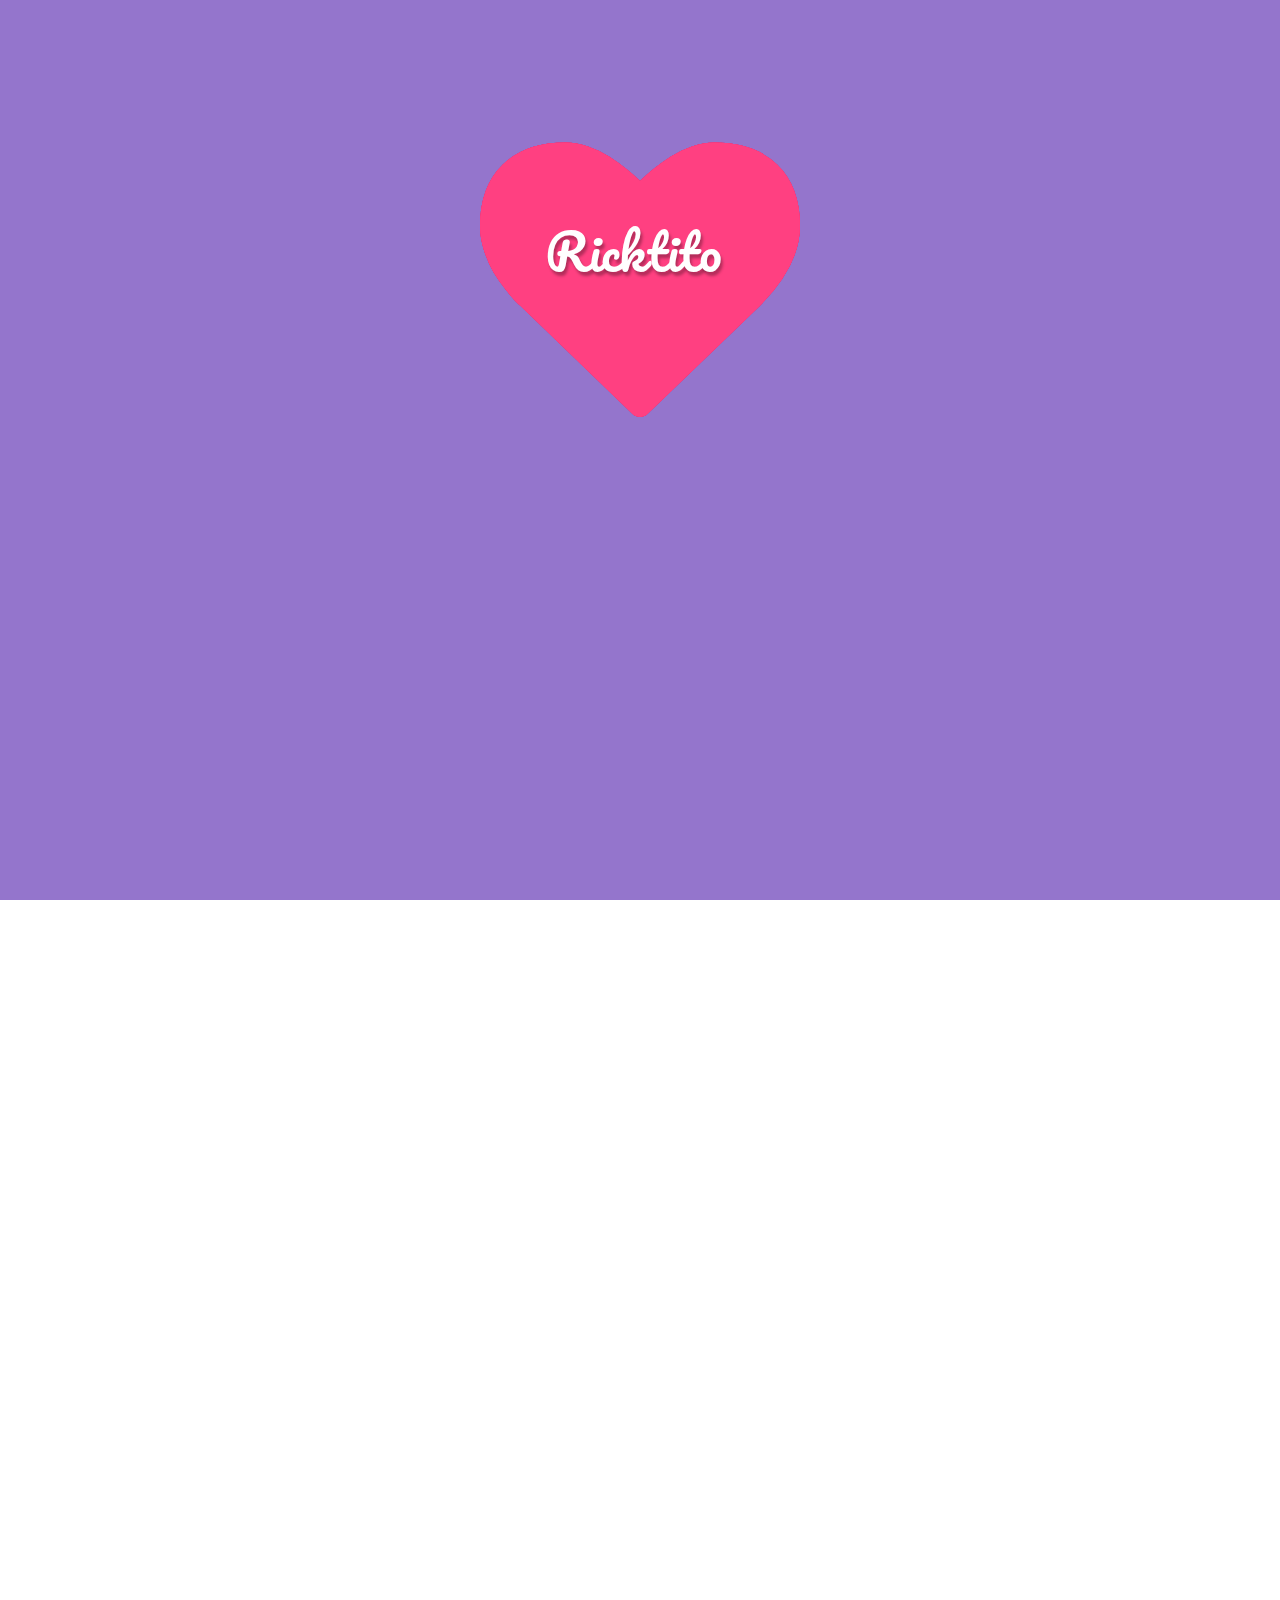
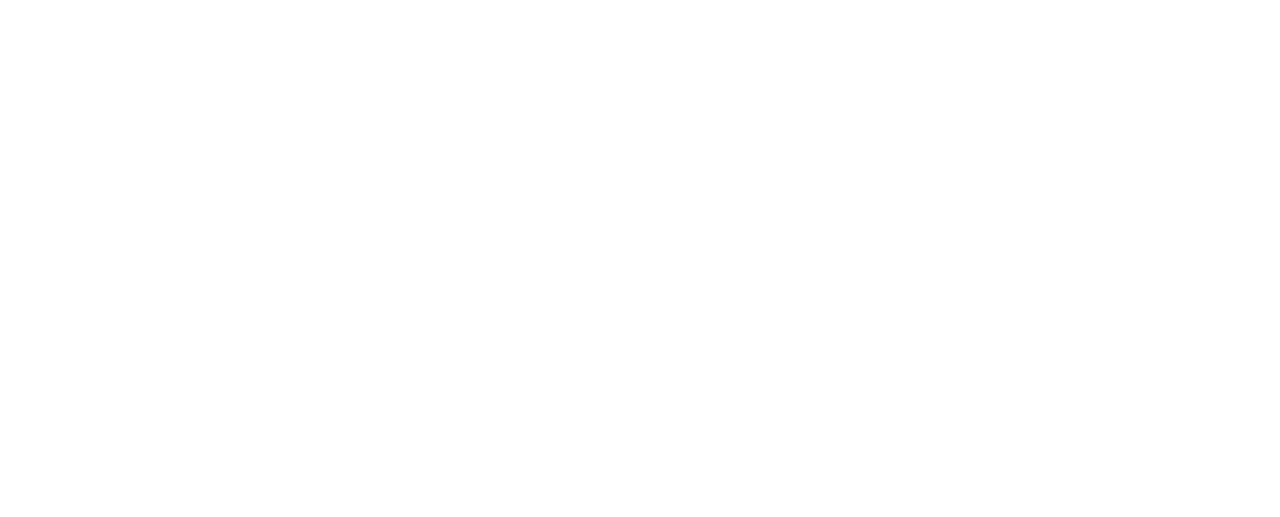
<file: rick/index.html>
<!DOCTYPE html>
<html lang="en">
<head>
  <meta charset="UTF-8">
  <meta name="viewport" content="width=device-width, initial-scale=1.0">
  <title>De: Gus Para: Rick</title>
  <link rel="stylesheet" href="https://cdnjs.cloudflare.com/ajax/libs/font-awesome/4.7.0/css/font-awesome.min.css">
  <link href="https://fonts.googleapis.com/css?family=Pacifico" rel="stylesheet">
  <style>
    body {
      background: url(https://subtlepatterns.com/patterns/noise_lines.png);
      font-family: "Pacifico", cursive;
      overflow: hidden;
      color: #fff;
    }
    .bgoverlay {
      background: rgba(103, 58, 183, 0.7);
      position: absolute;
      top: 0;
      left: 0;
      right: 0;
      bottom: 0;
    }
    .container {
      position: relative;
      margin: 120px auto 0 auto;
      width: 320px;
    }
    .ico {
      display: block;
      width: 320px;
      height: 320px;
    }
    .open .ico {
      animation: open 4s;
      transform: scale(10);
    }
    .ico .title {
      position: absolute;
      top: 50%;
      left: 50%;
      margin-left: -95px;
      margin-top: -73px;
      z-index: 4;
      font-size: 50px;
      font-family: "Pacifico", cursive;
      color: #fff;
      cursor: pointer;
      text-shadow: 2px 4px 3px rgba(0, 0, 0, 0.3);
    }
    .open .ico .title {
      opacity: 0;
      transition: all 0.3s ease;
      top: -100px;
    }
    .ico:before,
    .ico:after,
    .ico2:before,
    .ico2:after {
      position: absolute;
      top: 0;
      left: 0;
    }
    .ico:before,
    .ico:after,
    .ico2:before,
    .ico2:after {
      display: block;
      font-size: 20em;
      color: #ff4081;
      content: "\f004";
      font-family: FontAwesome;
      text-rendering: auto;
      -webkit-font-smoothing: antialiased;
      -moz-osx-font-smoothing: grayscale;
    }
    .ico2:before,
    .ico2:after {
      color: #e91e63;
    }
    .ico:before {
      z-index: 3;
    }
    .ico:after {
      animation: explode 4s infinite;
    }
    .ico2:before {
      animation: explodeSmall 3s infinite;
    }
    .ico2:after {
      animation: explodeSmall 2s infinite;
    }
    .endtext {
      opacity: 0;
      position: absolute;
      top: -100px;
      width: 100%;
    }
    .open .endtext {
      top: 0;
      opacity: 1;
      animation: show 5s;
    }
    .endtext .close {
      position: absolute;
      top: 0;
      right: 0;
      cursor: pointer;
      text-shadow: 2px 4px 3px rgba(0, 0, 0, 0.3);
    }
    .endtext h1,
    .endtext h2,
    .endtext h3 {
      text-shadow: 2px 4px 3px rgba(0, 0, 0, 0.3);
      text-align: center;
      font-weight: normal;
    }
    .endtext h1 {
      font-size: 50px;
    }
    .endtext h2 {
      font-size: 30px;
    }
    .endtext h3 {
      font-size: 20px;
    }
    @keyframes explode {
      from {
        transform: scale(1);
        opacity: 1;
      }
      to {
        transform: scale(1.6);
        opacity: 0;
      }
    }
    @keyframes explodeSmall {
      from {
        transform: scale(1);
        opacity: 1;
      }
      to {
        transform: scale(1.2);
        opacity: 0;
      }
    }
    @keyframes open {
      from {
        transform: scale(1);
      }
      to {
        transform: scale(10);
      }
    }
    @keyframes show {
      from {
        opacity: 0;
        top: -100px;
      }
      to {
        opacity: 1;
        top: 0;
      }
    }
  </style>
</head>
<body>
  <div class="bgoverlay">
    <div class="container">
      <span class="ico">
        <span class="ico2"></span>
        <span class="title">Ricktito</span>
      </span>
      <div class="endtext">
        <span class="close" title="Restart"><i class="fa fa-times"></i></span>
        <h1>Eu te amo, pititico</h1>
        <h2>
          Você tem sido a razão da minha felicidade... Você me fez sentir tão seguro ao seu lado... 
          No começo, eu não fazia ideia de que você se tornaria tão importante para mim em um curto período de tempo, mas agora cada passo que dou penso em você, cada música que escuto imagino como seria se você estivesse escutando ela comigo.
          Você me fez sentir tão precioso e valioso que agora também estou começando a gostar de mim mesmo - suas palavras de "não se diminui" significa muito para mim e me dão forças - para continuar, além dos meus próprios objetivos, você também agora se torna um deles. Obrigado por entrar na minha vida. Eu quero passar o resto da minha vida com você e quero que você seja o meu "Forever and for always".
        </h2>
        <p>
          <h2>Com amor e carinho,</h2>
          <h3>Seu toitinho</h3>
        </p>
      </div>
    </div>
  </div>
  <script src="https://code.jquery.com/jquery-3.6.0.min.js"></script>
  <script>
    $(document).ready(function () {
      $(".title").click(function () {
        $(".container").addClass("open");
      });

      $(".close").click(function () {
        $(".container").removeClass("open");
      });
    });
  </script>
</body>
</html>
</file>
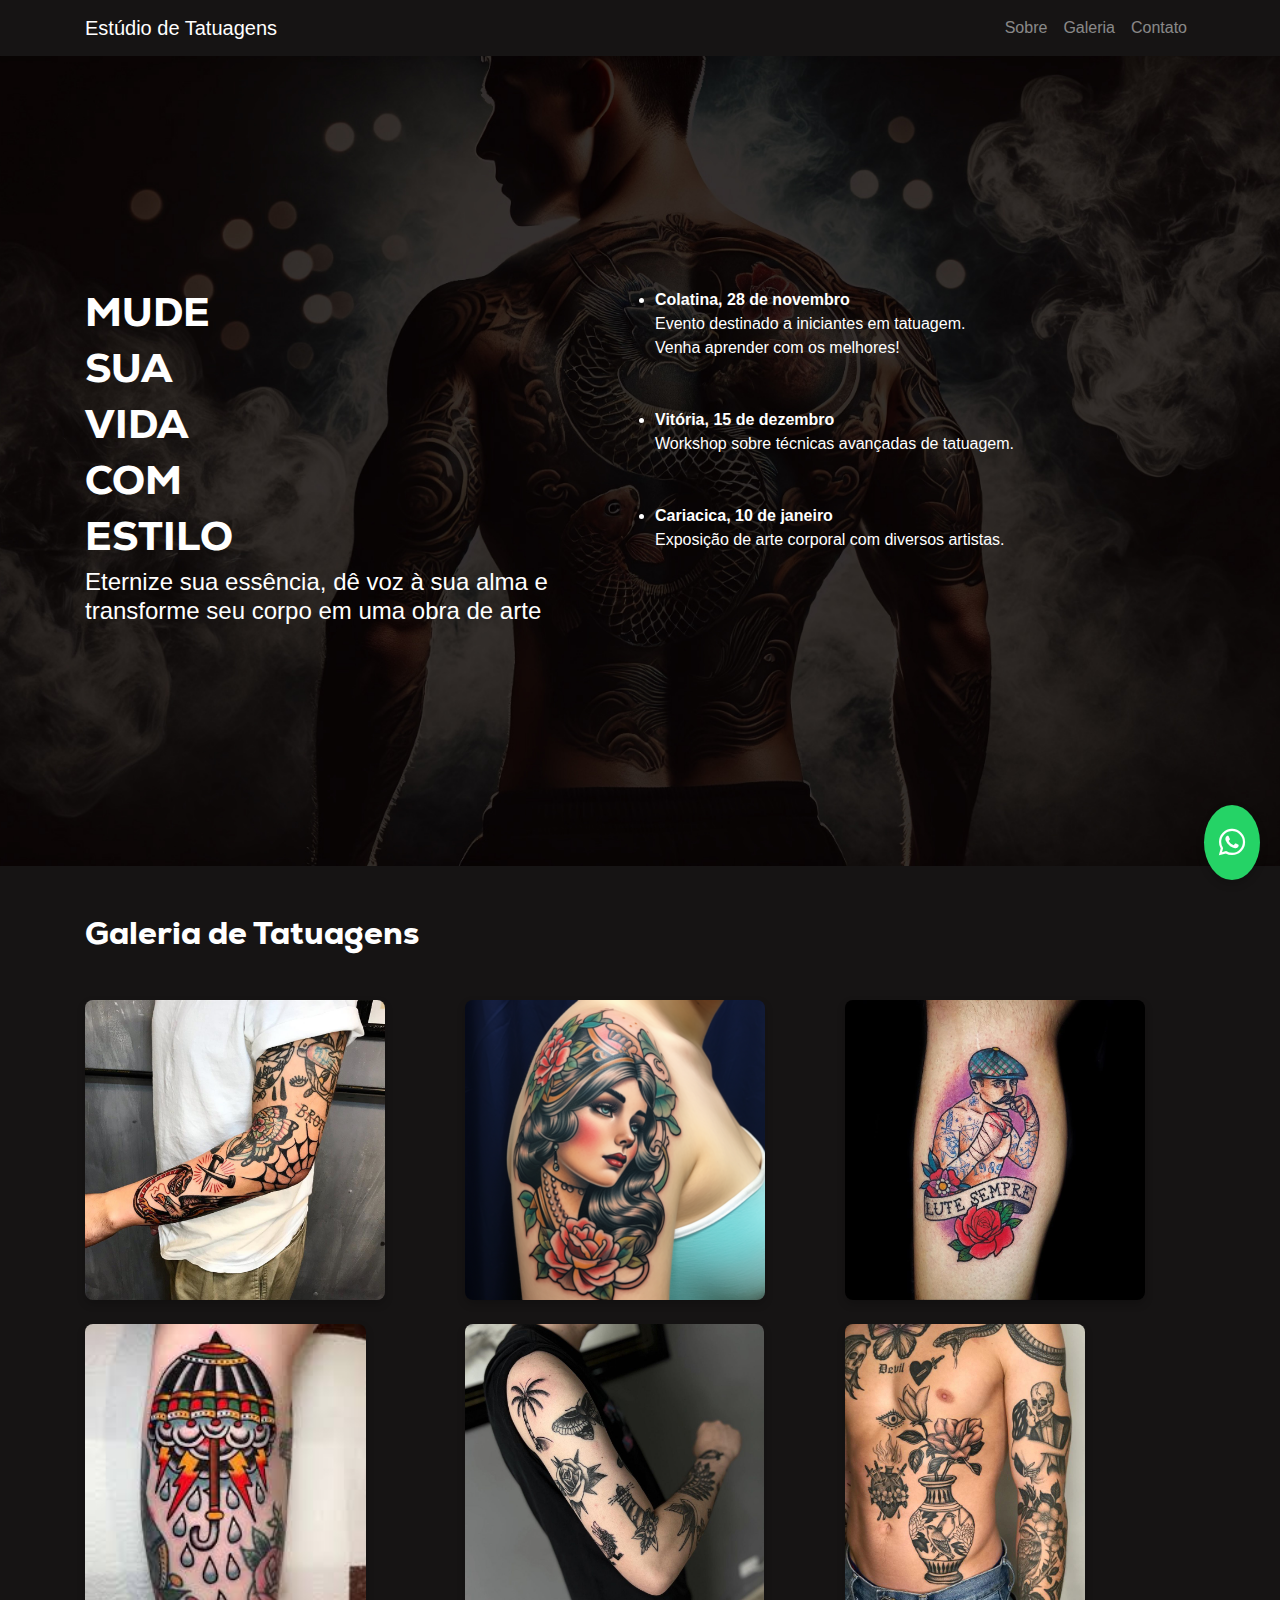
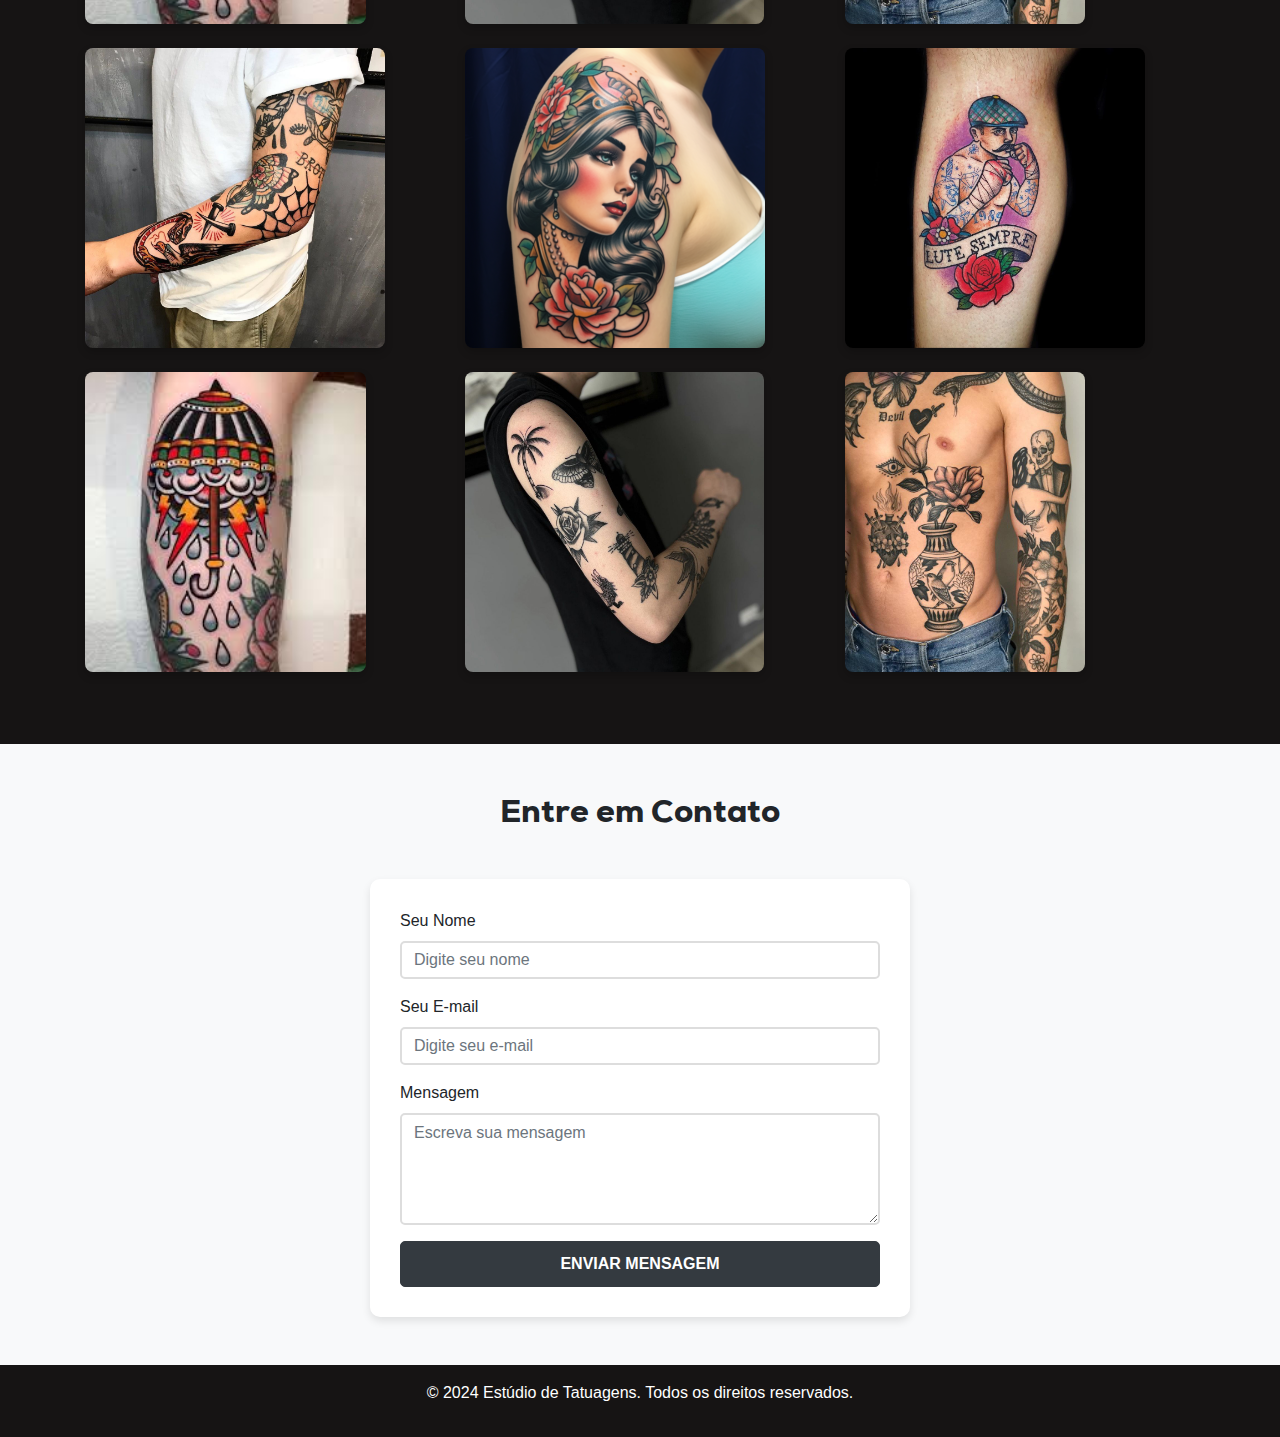
<file: tattoo/index.html>
<!DOCTYPE html>
<html lang="pt-BR">
<head>
    <meta charset="UTF-8">
    <meta name="viewport" content="width=device-width, initial-scale=1.0">
    <title>Landing Page de Tatuagens</title>
    <link rel="stylesheet" href="https://stackpath.bootstrapcdn.com/bootstrap/4.5.2/css/bootstrap.min.css">
    <link rel="stylesheet" href="https://cdnjs.cloudflare.com/ajax/libs/font-awesome/5.15.4/css/all.min.css">

    <link rel="stylesheet" href="styles.css">
    <style>
        @font-face {
            font-family: 'NexaHeavy';
            src: url('Nexa-Heavy.ttf') format('truetype');
        }
    </style>
</head>
<body>
    <header class="bg-black text-white">
        <nav class="navbar navbar-expand-lg navbar-dark">
            <div class="container">
                <a class="navbar-brand" href="#">Estúdio de Tatuagens</a>
                <div class="collapse navbar-collapse">
                    <ul class="navbar-nav ml-auto">
                        <li class="nav-item"><a class="nav-link" href="#sobre">Sobre</a></li>
                        <li class="nav-item"><a class="nav-link" href="#galeria">Galeria</a></li>
                        <li class="nav-item"><a class="nav-link" href="#contato">Contato</a></li>
                    </ul>
                </div>
            </div>
        </nav>
    </header>

    <main>
        <section id="sobre" class="hero">
           
            <div class="container">
                <div class="row">
                    <div class="col-md-6">
                        <h1>MUDE</h1>
                        <h1>SUA</h1>
                        <h1>VIDA</h1>
                        <h1>COM</h1>
                        <h1>ESTILO</h1>
                        <h4>Eternize sua essência, dê voz à sua alma e transforme seu corpo em uma obra de arte</h4>
                    </div>
                    <div class="col-md-6">
                        <ul>
                            <li><strong>Colatina, 28 de novembro</strong><br>Evento destinado a iniciantes em tatuagem. <br>Venha aprender com os melhores!</li><br><br>
                            <li><strong>Vitória, 15 de dezembro</strong><br>Workshop sobre técnicas avançadas de tatuagem.</li><br><br>
                            <li><strong>Cariacica, 10 de janeiro</strong><br>Exposição de arte corporal com diversos artistas.</li>
                        </ul>
                    </div>
                </div>
            </div>

        </section>

        <section id="galeria" class="py-5">
            <div class="container">
                <h2 class="text-left mb-5" style="color: white;">Galeria de Tatuagens</h2>
                <div class="row">
                    <div class="col-md-4 mb-4">
                        <img src="image.jpg" class="img-fluid" alt="Imagem 1">
                    </div>
                    <div class="col-md-4 mb-4">
                        <img src="image2.jpg" class="img-fluid" alt="Imagem 2">
                    </div>
                    <div class="col-md-4 mb-4">
                        <img src="image3.jpg" class="img-fluid" alt="Imagem 3">
                    </div>
                    <div class="col-md-4 mb-4">
                        <img src="image4.jpg" class="img-fluid" alt="Imagem 4">
                    </div>
                    <div class="col-md-4 mb-4">
                        <img src="image5.jpg" class="img-fluid" alt="Imagem 5">
                    </div>
                    <div class="col-md-4 mb-4">
                        <img src="image6.jpg" class="img-fluid" alt="Imagem 6">
                    </div>
                    <div class="col-md-4 mb-4">
                        <img src="image.jpg" class="img-fluid" alt="Imagem 1">
                    </div>
                    <div class="col-md-4 mb-4">
                        <img src="image2.jpg" class="img-fluid" alt="Imagem 2">
                    </div>
                    <div class="col-md-4 mb-4">
                        <img src="image3.jpg" class="img-fluid" alt="Imagem 3">
                    </div>
                    <div class="col-md-4 mb-4">
                        <img src="image4.jpg" class="img-fluid" alt="Imagem 4">
                    </div>
                    <div class="col-md-4 mb-4">
                        <img src="image5.jpg" class="img-fluid" alt="Imagem 5">
                    </div>
                    <div class="col-md-4 mb-4">
                        <img src="image6.jpg" class="img-fluid" alt="Imagem 6">
                    </div>
                </div>
            </div>
        </section>

        <section id="contato" class="py-5 bg-light">
            <div class="container">
                <h2 class="text-center mb-5">Entre em Contato</h2>
        
                <div class="row">
                    <div class="col-md-6 offset-md-3">
                        <form action="#" method="POST">
                            <div class="form-group">
                                <label for="nome">Seu Nome</label>
                                <input type="text" class="form-control" id="nome" placeholder="Digite seu nome" required>
                            </div>
                            <div class="form-group">
                                <label for="email">Seu E-mail</label>
                                <input type="email" class="form-control" id="email" placeholder="Digite seu e-mail" required>
                            </div>
                            <div class="form-group">
                                <label for="mensagem">Mensagem</label>
                                <textarea class="form-control" id="mensagem" rows="4" placeholder="Escreva sua mensagem" required></textarea>
                            </div>
                            <button type="submit" class="btn btn-dark btn-block">Enviar Mensagem</button>
                        </form>
                    </div>
                </div>
            </div>
        
            <a href="https://wa.me/1234567890" class="whatsapp-icon" target="_blank">
                <i class="fab fa-whatsapp"></i>
            </a>
        </section>
    </main>

    <footer class="text-center bg-black text-white py-3">
        <p>&copy; 2024 Estúdio de Tatuagens. Todos os direitos reservados.</p>
    </footer>

    <script src="https://code.jquery.com/jquery-3.5.1.slim.min.js"></script>
    <script src="https://cdn.jsdelivr.net/npm/@popperjs/core@2.0.7/dist/umd/popper.min.js"></script>
    <script src="https://stackpath.bootstrapcdn.com/bootstrap/4.5.2/js/bootstrap.min.js"></script>
</body>
</html>
</file>
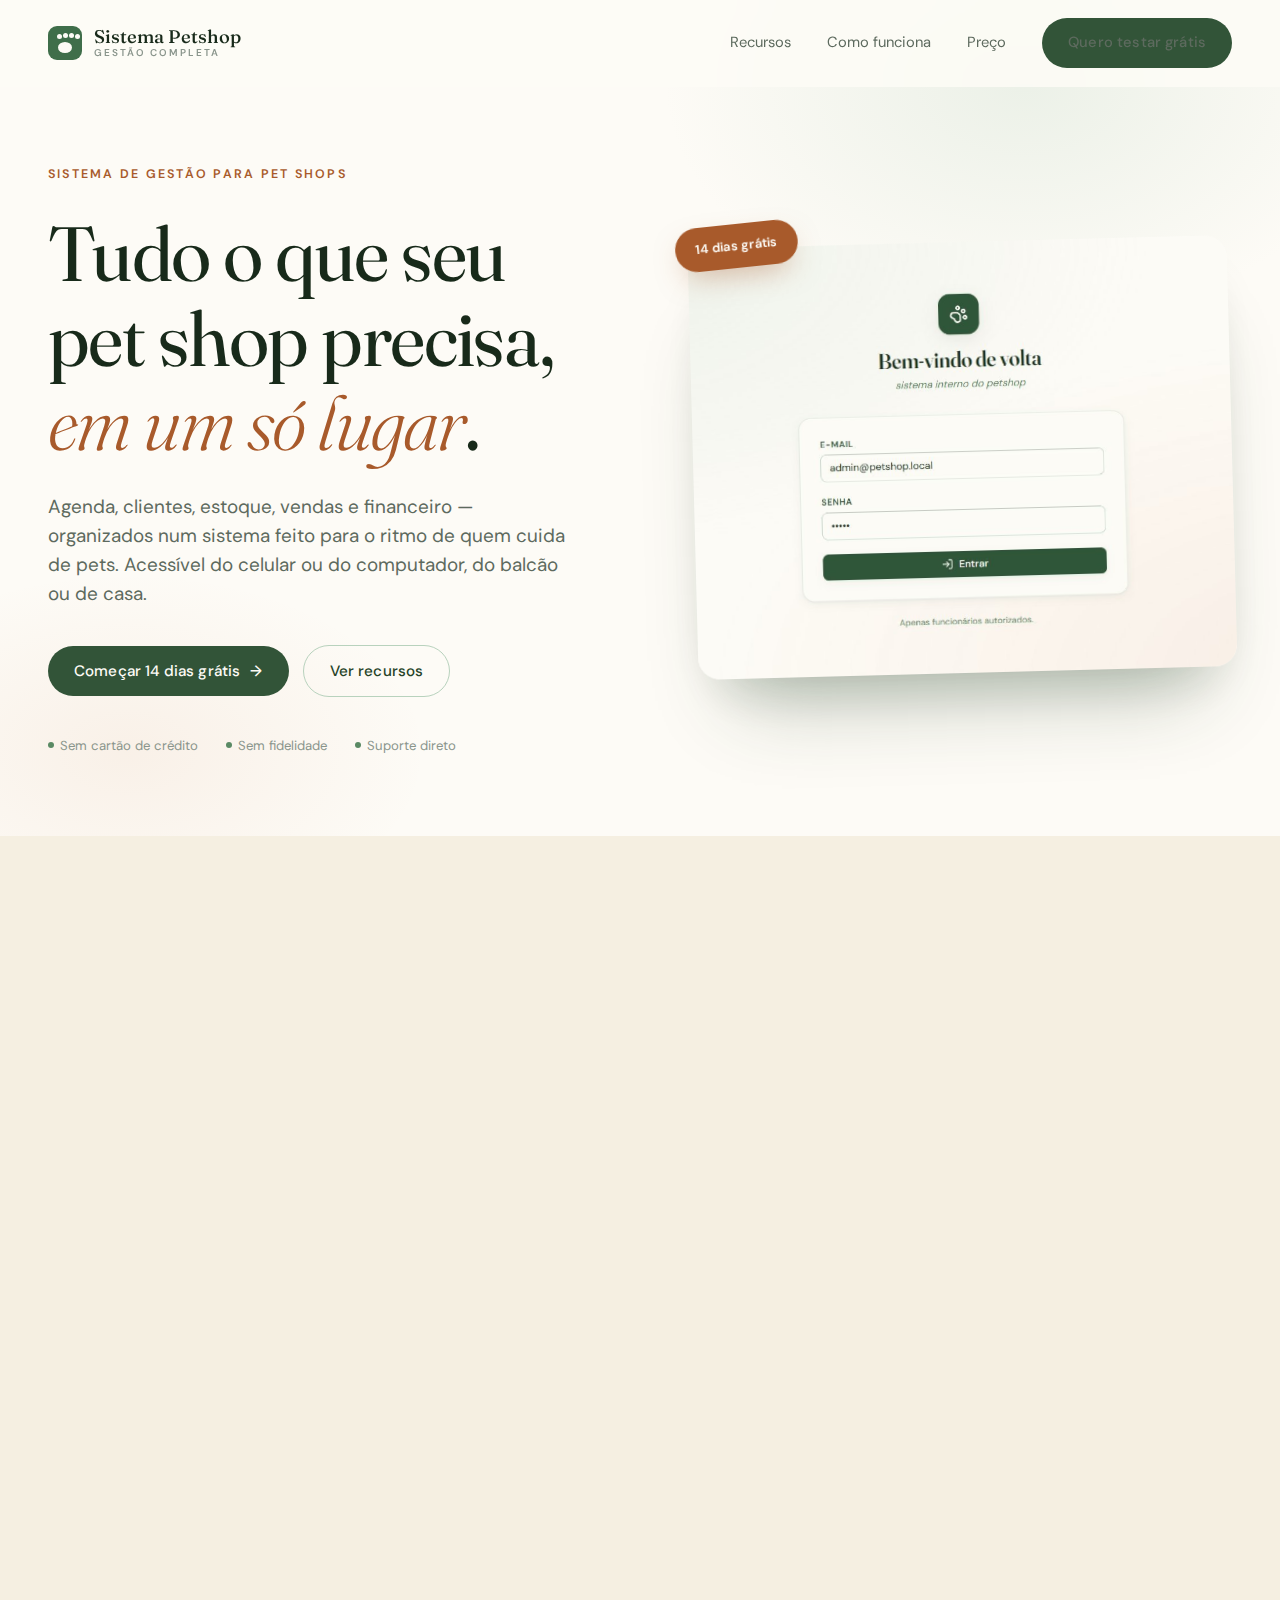
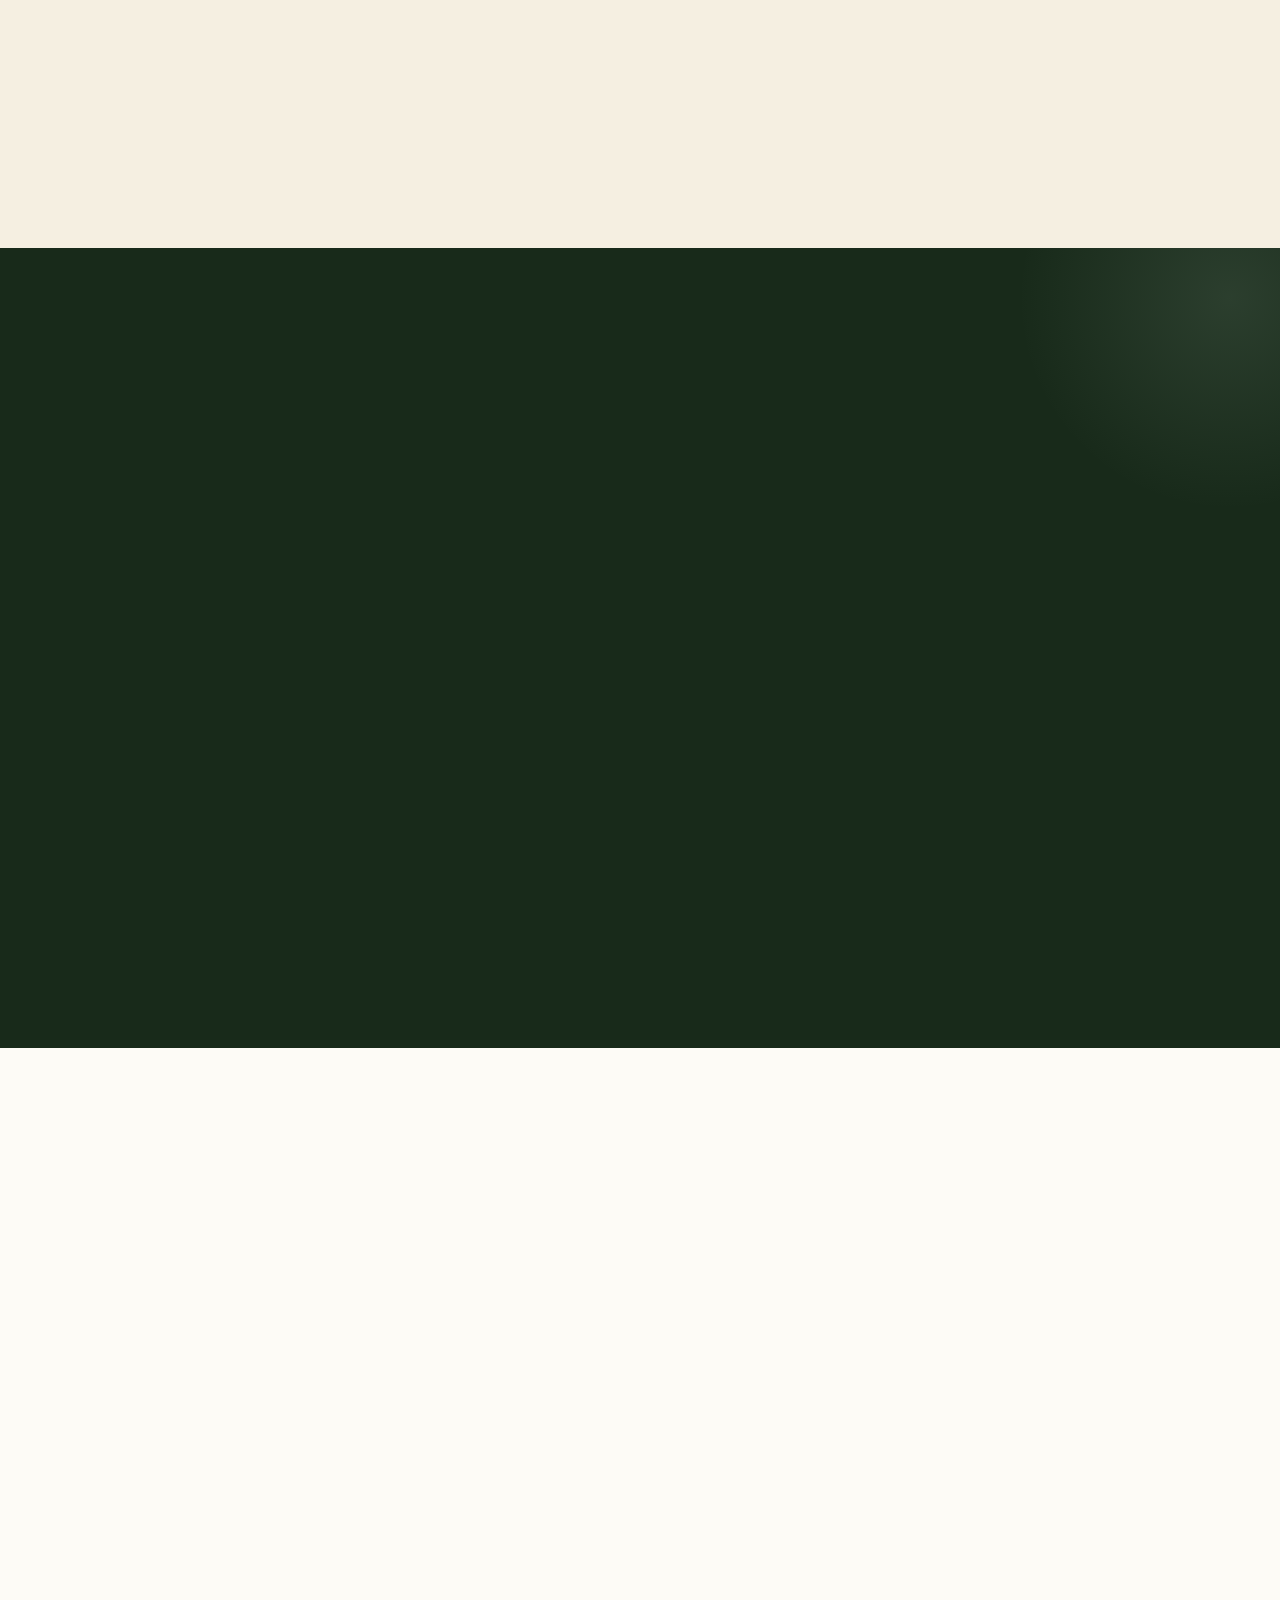
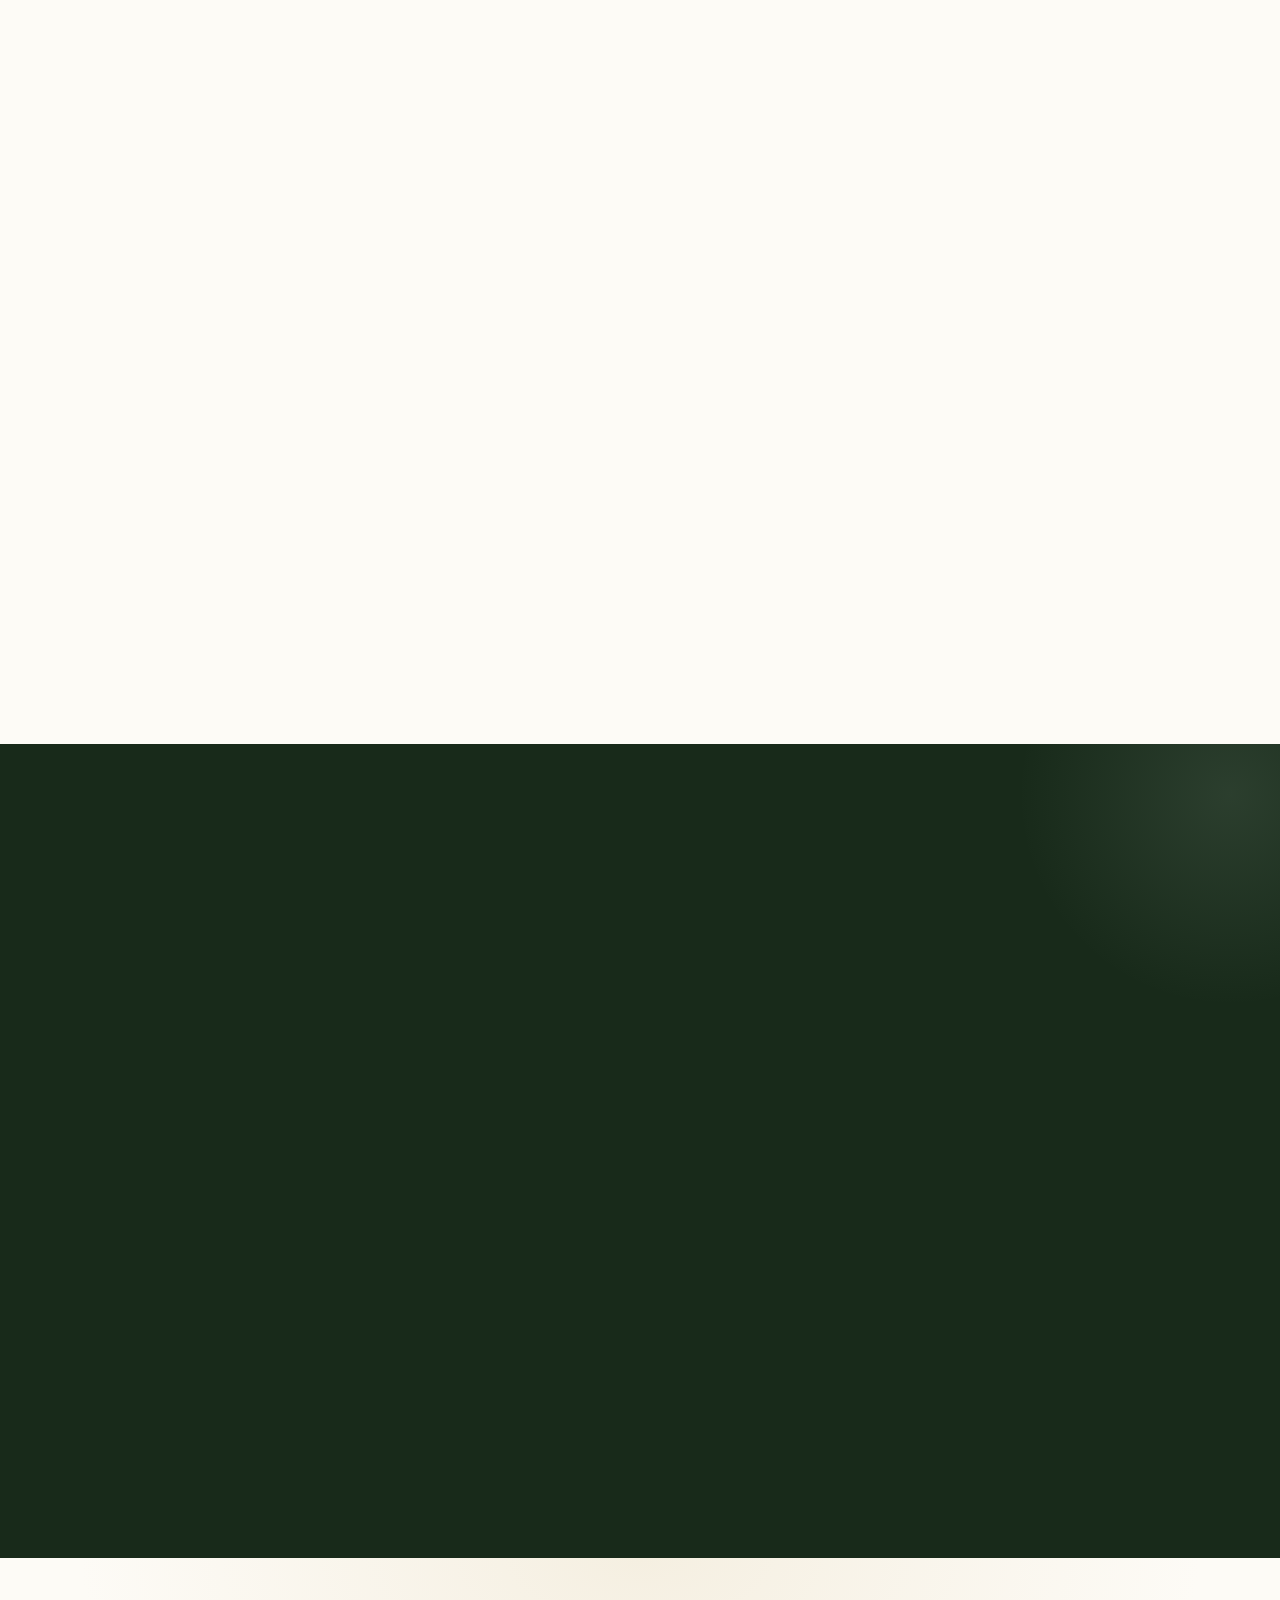
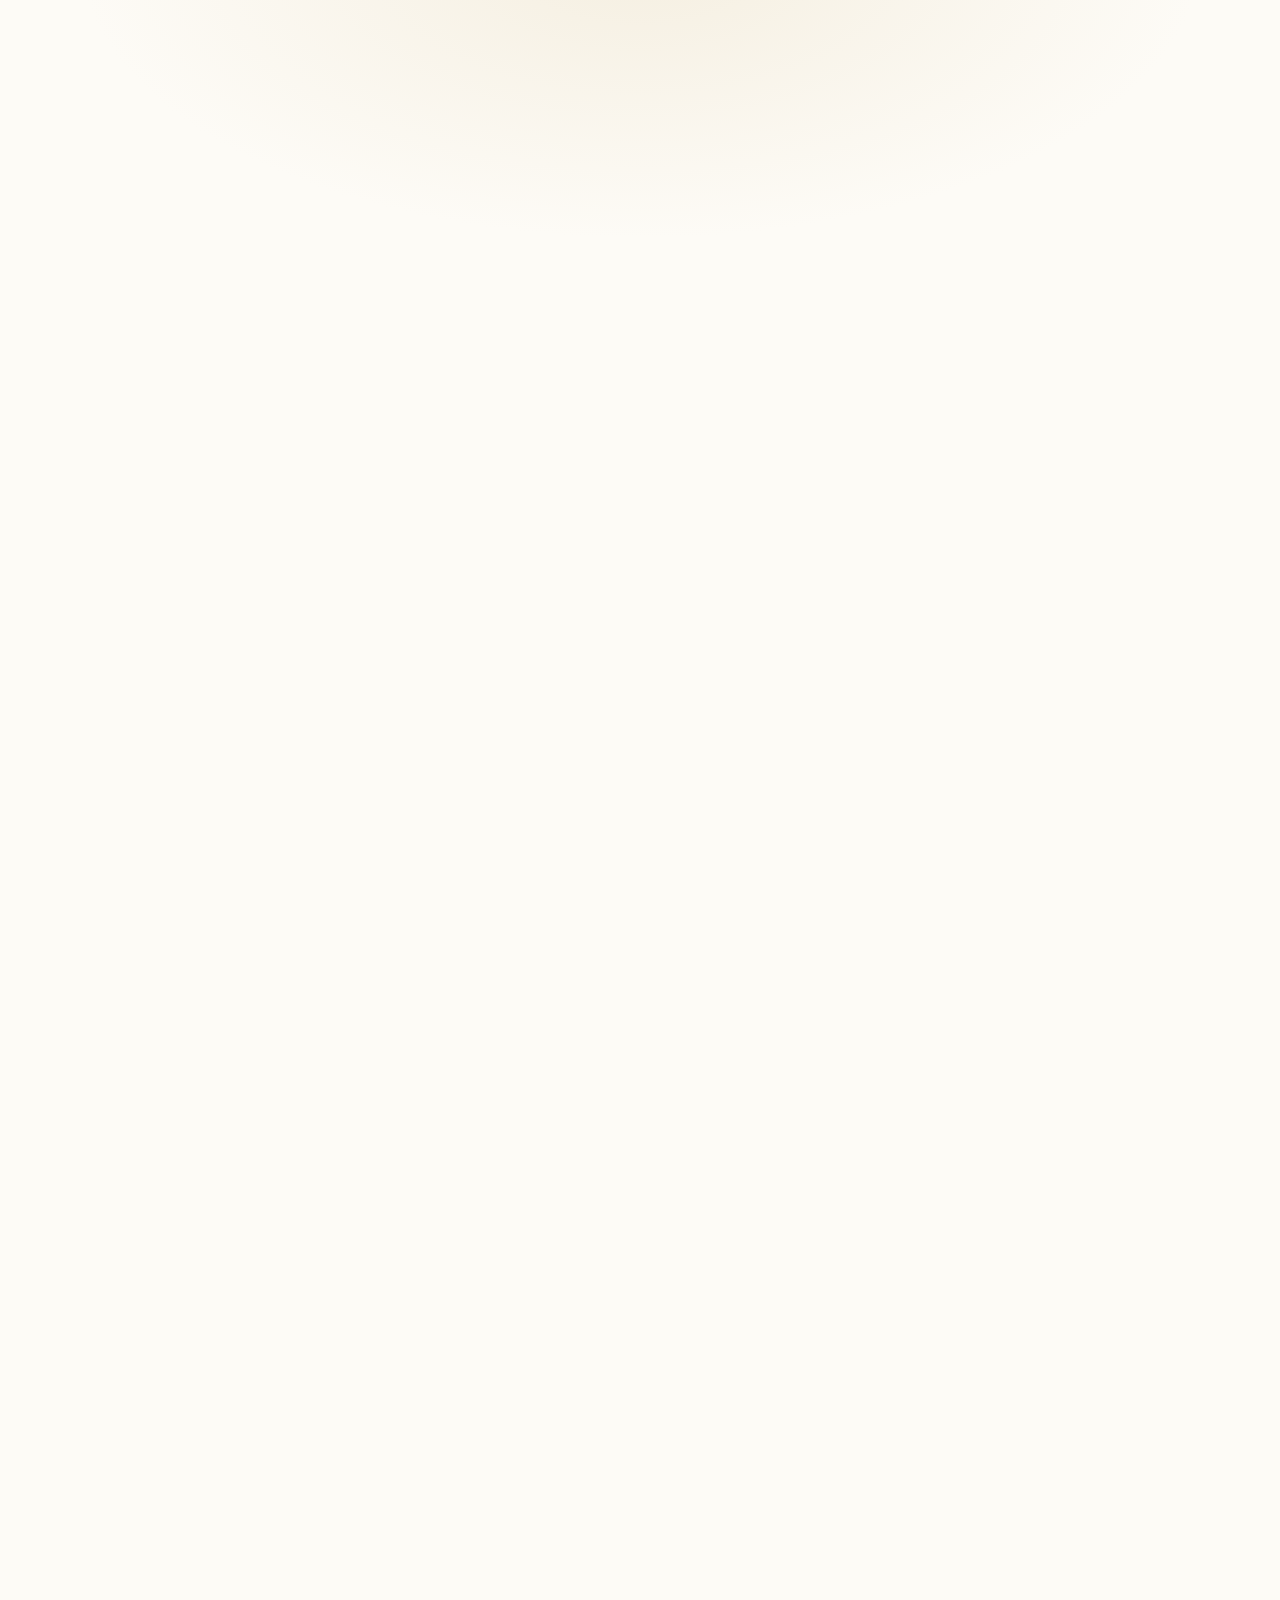
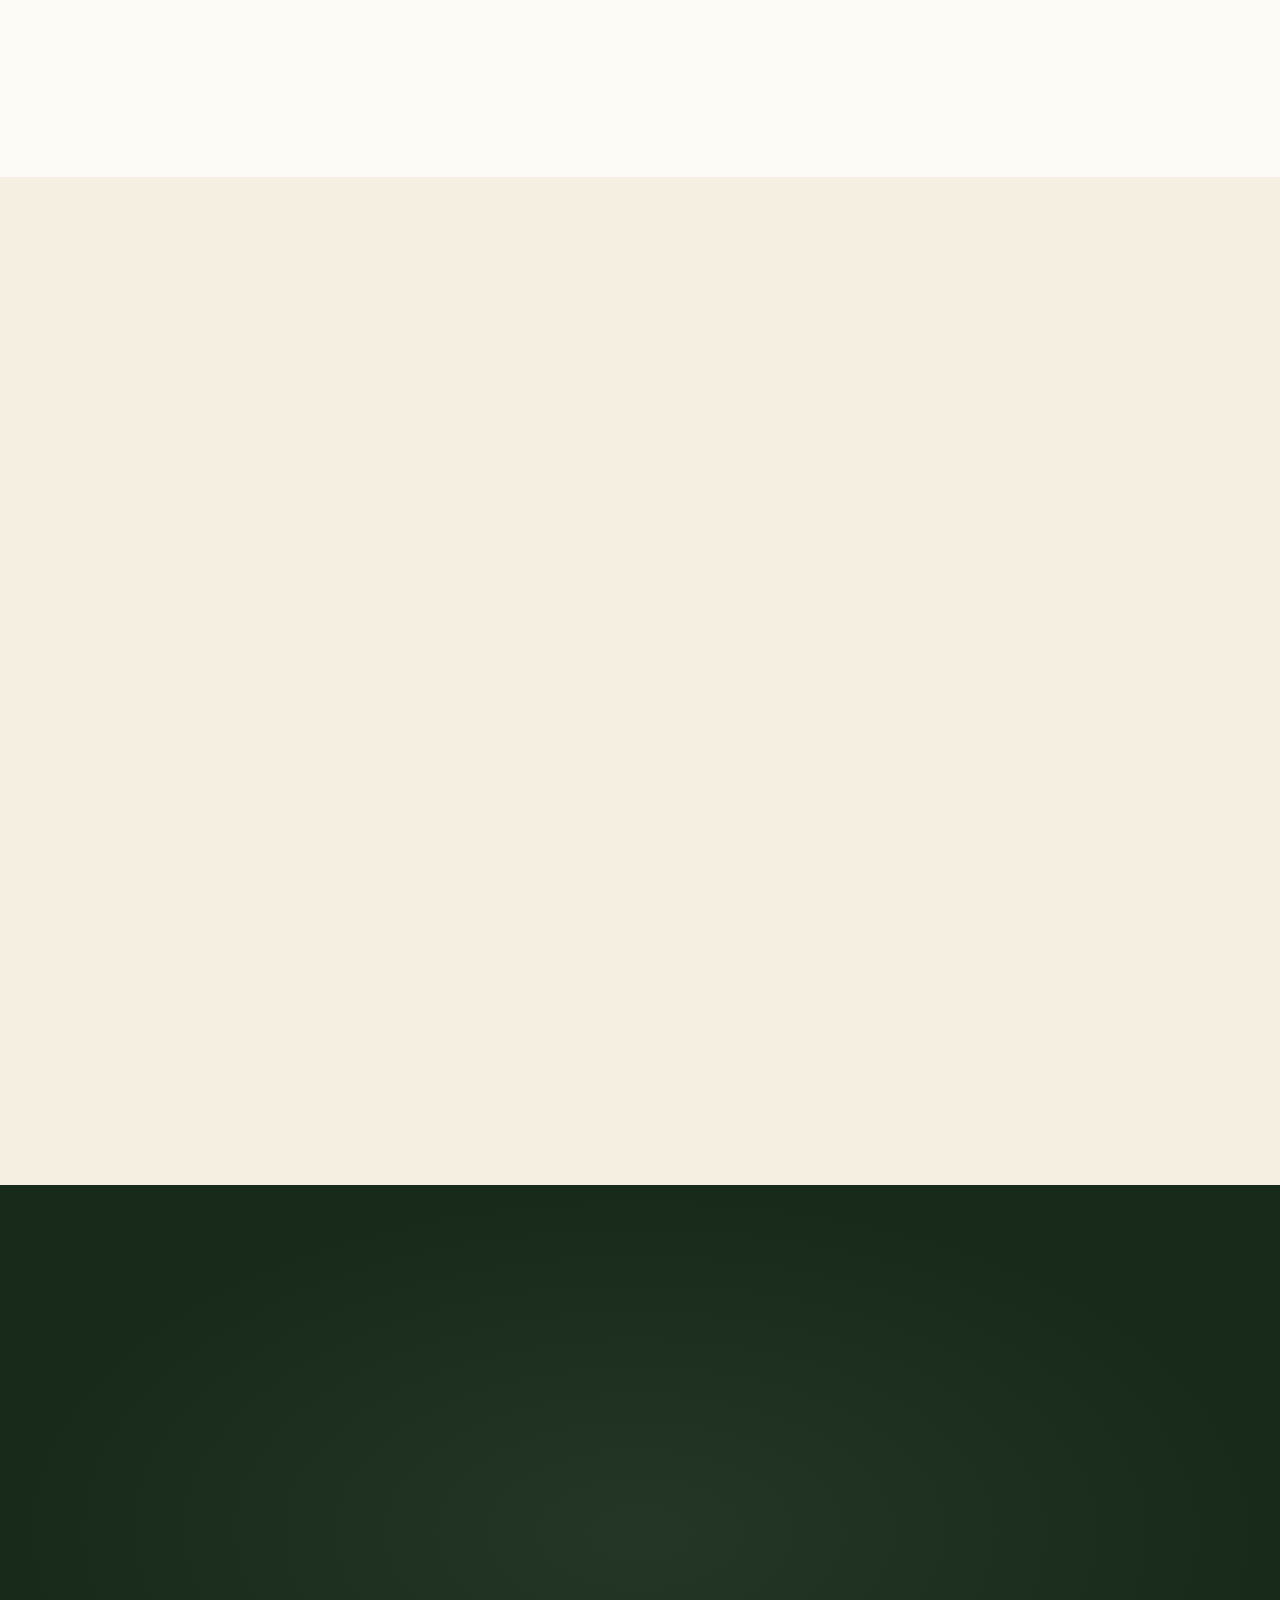
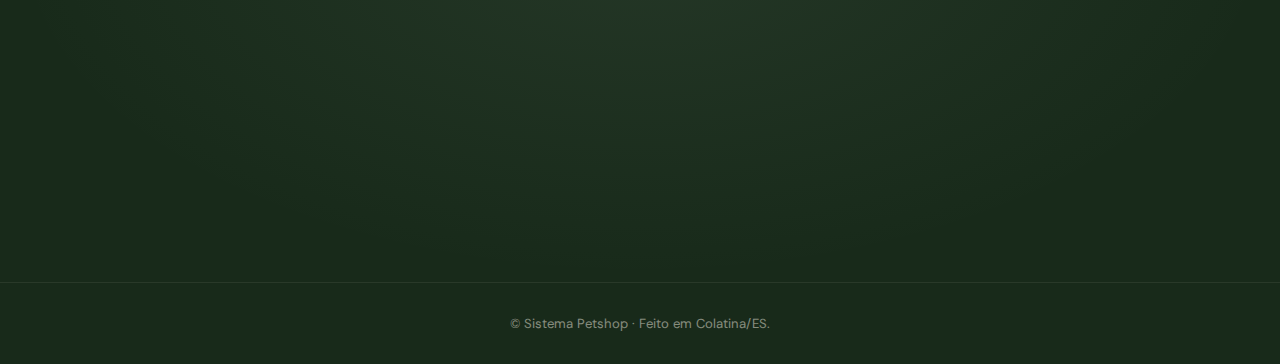
<file: pet.html>
<!DOCTYPE html>
<html lang="pt-BR">
<head>
<meta charset="UTF-8" />
<meta name="viewport" content="width=device-width, initial-scale=1.0" />
<title>Sistema Petshop · Gestão completa para o seu negócio</title>
<meta name="description" content="Sistema de gestão completo para pet shops. Agenda, vendas, estoque, financeiro. Teste grátis por 14 dias." />

<!-- Fonts -->
<link rel="preconnect" href="https://fonts.googleapis.com">
<link rel="preconnect" href="https://fonts.gstatic.com" crossorigin>
<link href="https://fonts.googleapis.com/css2?family=Fraunces:opsz,wght@9..144,300;9..144,400;9..144,500;9..144,600&family=DM+Sans:opsz,wght@9..40,400;9..40,500;9..40,600&display=swap" rel="stylesheet">

<style>
:root {
  --forest-900: #182a1a;
  --forest-800: #264328;
  --forest-700: #325438;
  --forest-600: #3f6e4a;
  --forest-500: #5a8a64;
  --forest-200: #b8d2bd;
  --forest-100: #d8e6db;
  --cream-50:  #fdfbf6;
  --cream-100: #f5efe1;
  --cream-200: #e8dfc8;
  --cream-300: #d9cea8;
  --rust-500:  #a85a2b;
  --rust-400:  #c9743f;
  --text:      #1f2a21;
  --text-mut:  #5d6a5e;
  --text-fade: #8a958c;

  --serif: 'Fraunces', 'Times New Roman', serif;
  --sans: 'DM Sans', -apple-system, sans-serif;

  --radius-sm: 8px;
  --radius:    14px;
  --radius-lg: 22px;
}

* { box-sizing: border-box; margin: 0; padding: 0; }

html { scroll-behavior: smooth; }

body {
  font-family: var(--sans);
  font-size: 16px;
  line-height: 1.6;
  color: var(--text);
  background: var(--cream-50);
  -webkit-font-smoothing: antialiased;
  text-rendering: optimizeLegibility;
  overflow-x: hidden;
}

/* ----- TYPE ----- */
h1, h2, h3, h4 {
  font-family: var(--serif);
  font-weight: 400;
  letter-spacing: -0.02em;
  color: var(--forest-900);
  line-height: 1.1;
}

h1 { font-size: clamp(2.6rem, 6vw, 4.8rem); }
h2 { font-size: clamp(2rem, 4vw, 3.2rem); margin-bottom: 0.4em; }
h3 { font-size: clamp(1.3rem, 2vw, 1.6rem); margin-bottom: 0.3em; }

p { color: var(--text-mut); }

a { color: inherit; text-decoration: none; }

.eyebrow {
  font-family: var(--sans);
  font-size: 0.78rem;
  font-weight: 600;
  letter-spacing: 0.18em;
  text-transform: uppercase;
  color: var(--rust-500);
  margin-bottom: 1.2rem;
  display: inline-block;
}

/* ----- LAYOUT ----- */
.container {
  width: 100%;
  max-width: 1240px;
  margin: 0 auto;
  padding: 0 28px;
}

section { padding: clamp(60px, 10vw, 130px) 0; }

/* ----- NAV ----- */
.nav {
  position: fixed;
  top: 0; left: 0; right: 0;
  z-index: 100;
  padding: 18px 0;
  background: rgba(253, 251, 246, 0.85);
  backdrop-filter: blur(14px);
  -webkit-backdrop-filter: blur(14px);
  border-bottom: 1px solid transparent;
  transition: border-color 0.3s ease, padding 0.3s ease;
}
.nav.scrolled { border-bottom-color: var(--cream-200); padding: 14px 0; }
.nav-inner {
  display: flex;
  align-items: center;
  justify-content: space-between;
  max-width: 1240px;
  margin: 0 auto;
  padding: 0 28px;
}
.brand { display: flex; align-items: center; gap: 12px; font-family: var(--serif); font-size: 1.15rem; font-weight: 500; color: var(--forest-900); }
.brand-mark {
  width: 34px; height: 34px;
  background: var(--forest-600);
  border-radius: 9px;
  display: flex; align-items: center; justify-content: center;
  position: relative;
}
.brand-mark::before, .brand-mark::after {
  content: ''; position: absolute; background: var(--cream-50); border-radius: 50%;
}
.brand-mark::before { width: 5px; height: 5px; top: 8px; left: 9px; box-shadow: 6px -1px 0 var(--cream-50), 12px -1px 0 var(--cream-50), 18px 0 0 var(--cream-50); }
.brand-mark::after { width: 14px; height: 11px; bottom: 7px; left: 10px; }
.brand small { font-family: var(--sans); font-size: 0.62rem; letter-spacing: 0.2em; color: var(--text-fade); text-transform: uppercase; display: block; line-height: 1; margin-top: 2px; font-weight: 600; }
.brand-text-block { line-height: 1; }

.nav-links { display: flex; gap: 36px; align-items: center; }
.nav-links a { font-size: 0.92rem; color: var(--text-mut); transition: color 0.2s; }
.nav-links a:hover { color: var(--forest-700); }

.btn {
  display: inline-flex;
  align-items: center;
  gap: 10px;
  padding: 13px 26px;
  border-radius: 999px;
  font-family: var(--sans);
  font-size: 0.95rem;
  font-weight: 500;
  letter-spacing: 0.01em;
  cursor: pointer;
  border: none;
  transition: all 0.25s ease;
  white-space: nowrap;
}
.btn-primary {
  background: var(--forest-700);
  color: var(--cream-50);
}
.btn-primary:hover {
  background: var(--forest-800);
  transform: translateY(-1px);
  box-shadow: 0 12px 28px -10px rgba(38, 67, 40, 0.45);
}
.btn-ghost {
  background: transparent;
  color: var(--forest-800);
  border: 1px solid var(--forest-200);
}
.btn-ghost:hover { background: var(--cream-100); border-color: var(--forest-600); }

.btn-arrow { transition: transform 0.25s; }
.btn:hover .btn-arrow { transform: translateX(3px); }

/* ----- HERO ----- */
.hero {
  padding: 160px 0 80px;
  position: relative;
  overflow: hidden;
}
.hero::before {
  content: '';
  position: absolute;
  inset: 0;
  background:
    radial-gradient(ellipse 600px 400px at 80% 10%, rgba(184, 210, 189, 0.25), transparent 60%),
    radial-gradient(ellipse 500px 300px at 10% 90%, rgba(201, 116, 63, 0.08), transparent 60%);
  pointer-events: none;
  z-index: 0;
}
.hero-grid {
  display: grid;
  grid-template-columns: 1.05fr 1fr;
  gap: 80px;
  align-items: center;
  position: relative;
  z-index: 1;
}
.hero-text h1 {
  margin: 8px 0 26px;
}
.hero-text h1 em {
  font-style: italic;
  color: var(--rust-500);
  font-weight: 300;
}
.hero-text p.lead {
  font-size: 1.18rem;
  line-height: 1.55;
  color: var(--text-mut);
  margin-bottom: 36px;
  max-width: 520px;
}
.hero-cta { display: flex; gap: 14px; flex-wrap: wrap; align-items: center; margin-bottom: 38px; }
.hero-trust {
  display: flex;
  gap: 28px;
  font-size: 0.82rem;
  color: var(--text-fade);
  align-items: center;
}
.hero-trust span { display: flex; align-items: center; gap: 6px; }
.hero-trust .dot { width: 6px; height: 6px; border-radius: 50%; background: var(--forest-500); }

.hero-image-wrap {
  position: relative;
  perspective: 1500px;
}
.hero-image {
  width: 100%;
  border-radius: var(--radius-lg);
  box-shadow:
    0 60px 80px -40px rgba(38, 67, 40, 0.30),
    0 30px 50px -25px rgba(38, 67, 40, 0.20);
  transform: rotate(-1.5deg) translateZ(0);
  transition: transform 0.5s cubic-bezier(0.2, 0.8, 0.2, 1);
  display: block;
}
.hero-image-wrap:hover .hero-image { transform: rotate(0deg) translateY(-4px); }
.hero-image-wrap::before {
  content: '14 dias grátis';
  position: absolute;
  top: -18px;
  left: -18px;
  z-index: 2;
  background: var(--rust-500);
  color: var(--cream-50);
  padding: 12px 20px;
  border-radius: 999px;
  font-size: 0.8rem;
  font-weight: 600;
  letter-spacing: 0.02em;
  box-shadow: 0 12px 30px -10px rgba(168, 90, 43, 0.5);
  transform: rotate(-6deg);
}

/* ----- SECTION INTROS ----- */
.section-head {
  max-width: 720px;
  margin: 0 auto 64px;
  text-align: center;
}
.section-head.left { text-align: left; margin-left: 0; margin-right: 0; }
.section-head p { font-size: 1.08rem; line-height: 1.6; }

/* ----- PROBLEMS (NEGATIVE SPACE) ----- */
.problems {
  background: var(--cream-100);
  position: relative;
}
.problems-list {
  max-width: 880px;
  margin: 0 auto;
  display: grid;
  gap: 4px;
}
.problem {
  display: grid;
  grid-template-columns: auto 1fr auto;
  gap: 28px;
  padding: 28px 8px;
  border-bottom: 1px solid var(--cream-200);
  align-items: center;
  transition: padding 0.3s ease;
}
.problem:hover { padding-left: 16px; }
.problem-num {
  font-family: var(--serif);
  font-style: italic;
  font-size: 1rem;
  color: var(--rust-500);
  font-weight: 400;
  width: 26px;
}
.problem-text h3 { font-family: var(--sans); font-weight: 500; font-size: 1.15rem; color: var(--forest-900); margin-bottom: 4px; letter-spacing: 0; }
.problem-text p { font-size: 0.96rem; color: var(--text-mut); }
.problem-mark {
  font-family: var(--serif);
  font-style: italic;
  color: var(--cream-300);
  font-size: 1.4rem;
}

/* ----- BENEFITS ----- */
.benefits-grid {
  display: grid;
  grid-template-columns: repeat(auto-fit, minmax(280px, 1fr));
  gap: 0;
  border-top: 1px solid var(--cream-200);
  border-left: 1px solid var(--cream-200);
}
.benefit {
  padding: 38px 32px;
  border-right: 1px solid var(--cream-200);
  border-bottom: 1px solid var(--cream-200);
  transition: background 0.3s ease;
  position: relative;
}
.benefit:hover { background: var(--cream-100); }
.benefit-icon {
  width: 36px; height: 36px;
  border-radius: 8px;
  background: var(--forest-700);
  color: var(--cream-50);
  display: flex; align-items: center; justify-content: center;
  font-family: var(--sans);
  font-weight: 600;
  font-size: 1rem;
  margin-bottom: 22px;
  letter-spacing: -0.02em;
}
.benefit h3 {
  font-family: var(--sans);
  font-size: 1.08rem;
  font-weight: 500;
  margin-bottom: 8px;
  color: var(--forest-900);
}
.benefit p {
  font-size: 0.94rem;
  color: var(--text-mut);
  line-height: 1.55;
}

/* ----- SHOWCASE ----- */
.showcase {
  background: var(--forest-900);
  color: var(--cream-100);
  position: relative;
  overflow: hidden;
}
.showcase::before {
  content: '';
  position: absolute;
  top: -200px; right: -200px;
  width: 500px; height: 500px;
  background: radial-gradient(circle, rgba(184,210,189,0.12), transparent 60%);
  pointer-events: none;
}
.showcase h2 { color: var(--cream-50); }
.showcase .eyebrow { color: var(--rust-400); }
.showcase p { color: rgba(245, 239, 225, 0.7); }
.showcase-row {
  display: grid;
  grid-template-columns: 1fr 1.4fr;
  gap: 64px;
  align-items: center;
  margin-top: 48px;
}
.showcase-row.reverse { grid-template-columns: 1.4fr 1fr; }
.showcase-row.reverse .showcase-text { order: 2; }
.showcase-row.reverse .showcase-img-wrap { order: 1; }

.showcase-text h2 { margin-bottom: 24px; }
.showcase-text p { font-size: 1.05rem; line-height: 1.65; margin-bottom: 16px; }
.showcase-text .check-list { margin-top: 20px; }
.showcase-text .check-list li {
  list-style: none;
  padding: 8px 0;
  display: flex;
  gap: 12px;
  align-items: flex-start;
  font-size: 0.95rem;
  color: rgba(245, 239, 225, 0.85);
  border-bottom: 1px solid rgba(245, 239, 225, 0.1);
}
.showcase-text .check-list li::before {
  content: '';
  width: 16px; height: 16px;
  border-radius: 50%;
  background: var(--forest-500);
  flex-shrink: 0;
  margin-top: 2px;
  position: relative;
}
.showcase-img-wrap {
  position: relative;
}
.showcase-img {
  width: 100%;
  border-radius: var(--radius);
  box-shadow:
    0 50px 70px -30px rgba(0, 0, 0, 0.6),
    0 0 0 1px rgba(184, 210, 189, 0.1);
  display: block;
}

.showcase-row + .showcase-row { margin-top: 100px; }

/* ----- ROI / PRICE ----- */
.pricing {
  background:
    radial-gradient(ellipse 800px 400px at 50% 0%, var(--cream-100), transparent 70%),
    var(--cream-50);
  text-align: center;
}
.price-card {
  max-width: 540px;
  margin: 0 auto;
  background: var(--cream-50);
  border: 1px solid var(--cream-200);
  border-radius: var(--radius-lg);
  padding: 50px 44px;
  position: relative;
  box-shadow: 0 30px 60px -30px rgba(38, 67, 40, 0.18);
}
.price-card::before {
  content: 'PLANO ÚNICO';
  position: absolute;
  top: -14px;
  left: 50%;
  transform: translateX(-50%);
  background: var(--forest-700);
  color: var(--cream-50);
  padding: 6px 16px;
  border-radius: 999px;
  font-size: 0.7rem;
  font-weight: 600;
  letter-spacing: 0.18em;
}
.price-figure {
  font-family: var(--serif);
  font-size: clamp(3.2rem, 8vw, 5rem);
  font-weight: 400;
  color: var(--forest-900);
  letter-spacing: -0.04em;
  line-height: 1;
  margin: 18px 0 6px;
}
.price-figure .currency { font-size: 0.5em; vertical-align: super; margin-right: 4px; color: var(--forest-600); }
.price-figure .month { font-size: 0.28em; color: var(--text-fade); margin-left: 8px; font-style: italic; font-weight: 300; }

.price-features {
  list-style: none;
  margin: 28px 0;
  padding: 24px 0;
  border-top: 1px solid var(--cream-200);
  border-bottom: 1px solid var(--cream-200);
  display: grid;
  gap: 10px;
  text-align: left;
}
.price-features li {
  font-size: 0.95rem;
  color: var(--text-mut);
  padding-left: 26px;
  position: relative;
}
.price-features li::before {
  content: '';
  position: absolute;
  left: 0; top: 9px;
  width: 14px; height: 7px;
  border-left: 2px solid var(--forest-600);
  border-bottom: 2px solid var(--forest-600);
  transform: rotate(-45deg);
}
.price-note {
  font-size: 0.82rem;
  color: var(--text-fade);
  margin-top: 18px;
  font-style: italic;
}

/* ----- HOW IT WORKS ----- */
.how-grid {
  display: grid;
  grid-template-columns: repeat(auto-fit, minmax(210px, 1fr));
  gap: 0;
  margin-top: 56px;
  border-top: 1px solid var(--cream-200);
}
.how-step {
  padding: 32px 28px 32px 0;
  border-right: 1px solid var(--cream-200);
  position: relative;
}
.how-step:last-child { border-right: none; }
.how-num {
  font-family: var(--serif);
  font-size: 3.2rem;
  color: var(--forest-200);
  line-height: 1;
  margin-bottom: 18px;
  font-weight: 400;
}
.how-step h3 { font-family: var(--sans); font-size: 1.08rem; font-weight: 500; margin-bottom: 8px; }
.how-step p { font-size: 0.92rem; color: var(--text-mut); line-height: 1.55; }

/* ----- FAQ ----- */
.faq { background: var(--cream-100); }
.faq-list { max-width: 820px; margin: 0 auto; }
.faq-item {
  border-bottom: 1px solid var(--cream-200);
  padding: 24px 4px;
}
.faq-item summary {
  list-style: none;
  cursor: pointer;
  font-family: var(--sans);
  font-size: 1.05rem;
  font-weight: 500;
  color: var(--forest-900);
  display: flex;
  justify-content: space-between;
  align-items: center;
  gap: 24px;
  padding: 4px 0;
}
.faq-item summary::-webkit-details-marker { display: none; }
.faq-item summary::after {
  content: '+';
  font-family: var(--serif);
  font-size: 1.6rem;
  font-weight: 300;
  color: var(--rust-500);
  transition: transform 0.25s ease;
  flex-shrink: 0;
}
.faq-item[open] summary::after { transform: rotate(45deg); }
.faq-item p {
  margin-top: 14px;
  font-size: 0.96rem;
  line-height: 1.65;
  color: var(--text-mut);
  max-width: 720px;
}

/* ----- CTA ----- */
.cta {
  background: var(--forest-900);
  color: var(--cream-100);
  text-align: center;
  position: relative;
  overflow: hidden;
}
.cta::before {
  content: '';
  position: absolute;
  inset: 0;
  background: radial-gradient(ellipse at 50% 50%, rgba(184,210,189,0.08), transparent 70%);
  pointer-events: none;
}
.cta-inner {
  position: relative;
  max-width: 720px;
  margin: 0 auto;
  padding: 0 28px;
}
.cta h2 { color: var(--cream-50); margin-bottom: 20px; font-size: clamp(2.2rem, 5vw, 3.6rem); }
.cta h2 em { font-style: italic; color: var(--rust-400); font-weight: 300; }
.cta p { font-size: 1.1rem; line-height: 1.6; color: rgba(245, 239, 225, 0.75); margin-bottom: 36px; }

.cta .btn-primary {
  background: var(--cream-50);
  color: var(--forest-900);
}
.cta .btn-primary:hover {
  background: var(--cream-100);
  box-shadow: 0 12px 32px -10px rgba(184, 210, 189, 0.4);
}

.contact-line {
  margin-top: 48px;
  padding-top: 36px;
  border-top: 1px solid rgba(245,239,225,0.15);
  display: flex;
  gap: 32px;
  justify-content: center;
  flex-wrap: wrap;
  font-size: 0.88rem;
  color: rgba(245,239,225,0.6);
}
.contact-line strong { color: var(--cream-100); font-weight: 500; }

/* ----- FOOTER ----- */
.footer {
  background: var(--forest-900);
  color: rgba(245,239,225,0.5);
  padding: 30px 0;
  text-align: center;
  font-size: 0.82rem;
  border-top: 1px solid rgba(245,239,225,0.08);
}

/* ----- ENTRANCE ANIM ----- */
.fade-in {
  opacity: 0;
  transform: translateY(28px);
  transition: opacity 1s ease, transform 1s cubic-bezier(0.2, 0.8, 0.2, 1);
}
.fade-in.in { opacity: 1; transform: translateY(0); }

/* ----- RESPONSIVE ----- */
@media (max-width: 900px) {
  .nav-links a:not(.btn) { display: none; }
  .hero { padding: 130px 0 60px; }
  .hero-grid { grid-template-columns: 1fr; gap: 56px; }
  .showcase-row, .showcase-row.reverse { grid-template-columns: 1fr; gap: 44px; }
  .showcase-row.reverse .showcase-text { order: 1; }
  .showcase-row.reverse .showcase-img-wrap { order: 2; }
  .how-step { border-right: none; border-bottom: 1px solid var(--cream-200); padding: 28px 0; }
  .how-step:last-child { border-bottom: none; }
}

@media (max-width: 540px) {
  .hero-cta { flex-direction: column; align-items: stretch; }
  .hero-cta .btn { justify-content: center; }
  .price-card { padding: 40px 26px; }
  .problem { grid-template-columns: auto 1fr; }
  .problem-mark { display: none; }
}
</style>
</head>
<body>

<!-- NAV -->
<nav class="nav" id="nav">
  <div class="nav-inner">
    <a href="#" class="brand">
      <div class="brand-mark"></div>
      <div class="brand-text-block">
        Sistema Petshop
        <small>Gestão completa</small>
      </div>
    </a>
    <div class="nav-links">
      <a href="#beneficios">Recursos</a>
      <a href="#como">Como funciona</a>
      <a href="#preco">Preço</a>
      <a href="#contato" class="btn btn-primary">Quero testar grátis</a>
    </div>
  </div>
</nav>

<!-- HERO -->
<section class="hero">
  <div class="container">
    <div class="hero-grid">
      <div class="hero-text fade-in">
        <span class="eyebrow">Sistema de gestão para pet shops</span>
        <h1>Tudo o que seu pet shop precisa, <em>em um só lugar</em>.</h1>
        <p class="lead">
          Agenda, clientes, estoque, vendas e financeiro — organizados num sistema feito
          para o ritmo de quem cuida de pets. Acessível do celular ou do computador, do balcão ou de casa.
        </p>
        <div class="hero-cta">
          <a href="#contato" class="btn btn-primary">
            Começar 14 dias grátis
            <span class="btn-arrow">→</span>
          </a>
          <a href="#beneficios" class="btn btn-ghost">Ver recursos</a>
        </div>
        <div class="hero-trust">
          <span><span class="dot"></span> Sem cartão de crédito</span>
          <span><span class="dot"></span> Sem fidelidade</span>
          <span><span class="dot"></span> Suporte direto</span>
        </div>
      </div>
      <div class="hero-image-wrap fade-in" style="transition-delay:.15s">
        <img class="hero-image" src="[data-uri]" alt="Tela de login do Sistema Petshop" />
      </div>
    </div>
  </div>
</section>

<!-- PROBLEMS -->
<section class="problems" id="problemas">
  <div class="container">
    <div class="section-head fade-in">
      <span class="eyebrow">Antes de tudo</span>
      <h2>Você se reconhece em alguma destas?</h2>
      <p>Quem gerencia um pet shop sabe que o caos não vem dos pets — vem da papelada, dos cadernos, das contas de cabeça.</p>
    </div>
    <div class="problems-list fade-in">
      <div class="problem">
        <span class="problem-num">01</span>
        <div class="problem-text">
          <h3>Agendamentos perdidos no caderno</h3>
          <p>Cliente liga, alguém anota, alguém esquece, e o pet aparece sem ninguém esperando.</p>
        </div>
        <span class="problem-mark">!</span>
      </div>
      <div class="problem">
        <span class="problem-num">02</span>
        <div class="problem-text">
          <h3>Não sei quanto faturei essa semana</h3>
          <p>Vendas no caderninho, no app do cartão, no extrato do PIX. Fechar o mês vira quebra-cabeça.</p>
        </div>
        <span class="problem-mark">?</span>
      </div>
      <div class="problem">
        <span class="problem-num">03</span>
        <div class="problem-text">
          <h3>Estoque sempre uma surpresa</h3>
          <p>Acabou o shampoo no meio do banho. Comprou produto que ainda tinha. Ninguém sabe quanto tem na prateleira.</p>
        </div>
        <span class="problem-mark">×</span>
      </div>
      <div class="problem">
        <span class="problem-num">04</span>
        <div class="problem-text">
          <h3>A operação depende da memória de alguém</h3>
          <p>Esqueceu de checar a caixa, conferir os agendamentos, limpar a mesa. A rotina trava.</p>
        </div>
        <span class="problem-mark">↯</span>
      </div>
    </div>
  </div>
</section>

<!-- DASHBOARD SHOWCASE -->
<section class="showcase" id="painel">
  <div class="container">
    <div class="section-head left fade-in">
      <span class="eyebrow">O painel</span>
      <h2 style="max-width: 720px;">Toda a operação<br>do dia em uma tela.</h2>
    </div>
    <div class="showcase-row">
      <div class="showcase-text fade-in">
        <p>
          Abra o sistema pela manhã e veja imediatamente: quantos agendamentos hoje,
          quantos pets estão em atendimento, quantos foram entregues. Sem precisar abrir
          planilha, sem precisar perguntar a ninguém.
        </p>
        <ul class="check-list">
          <li>Resumo do dia em destaque, atualizado em tempo real</li>
          <li>Agenda integrada com cliente, pet e serviço</li>
          <li>Status visual: agendado, em andamento, entregue</li>
          <li>Acessível de qualquer dispositivo conectado</li>
        </ul>
      </div>
      <div class="showcase-img-wrap fade-in" style="transition-delay:.1s">
        <img class="showcase-img" src="[data-uri]" alt="Painel principal do sistema" />
      </div>
    </div>
  </div>
</section>

<!-- BENEFITS -->
<section id="beneficios">
  <div class="container">
    <div class="section-head fade-in">
      <span class="eyebrow">A solução completa</span>
      <h2>Não é só agenda.<br>Não é só caixa.</h2>
      <p>É tudo o que seu pet shop precisa, organizado num lugar só, acessível de qualquer celular ou computador com internet.</p>
    </div>
    <div class="benefits-grid fade-in">
      <div class="benefit"><div class="benefit-icon">A</div><h3>Agenda inteligente</h3><p>Cada agendamento salvo: cliente, pet, raça, serviço, observações. Status em tempo real.</p></div>
      <div class="benefit"><div class="benefit-icon">C</div><h3>Cadastro de clientes e pets</h3><p>Histórico completo de cada cliente. Raça, porte, observações importantes sempre à mão.</p></div>
      <div class="benefit"><div class="benefit-icon">L</div><h3>Checklist diário</h3><p>Sua equipe abre o sistema e cumpre a rotina. Limpar mesa, checar caixa, conferir agenda.</p></div>
      <div class="benefit"><div class="benefit-icon">E</div><h3>Estoque por categorias</h3><p>Embalagens, limpeza, produtos pet, acessórios. Veja o valor parado em estoque a qualquer momento.</p></div>
      <div class="benefit"><div class="benefit-icon">V</div><h3>Vendas e pagamentos</h3><p>PIX, débito, crédito, dinheiro. Parcelado ou à vista. Estoque baixa automaticamente.</p></div>
      <div class="benefit"><div class="benefit-icon">$</div><h3>Dashboard com gráficos</h3><p>Faturamento, ticket médio, top produtos, top clientes. Tudo em gráficos claros.</p></div>
      <div class="benefit"><div class="benefit-icon">P</div><h3>Tabela de preços</h3><p>Defina banho, tosa e combos uma vez. Quando registrar venda, o valor já vem preenchido.</p></div>
      <div class="benefit"><div class="benefit-icon">U</div><h3>Acesso por cargo</h3><p>Operador, gerente, admin. Cada um vê o que precisa, com sua senha individual.</p></div>
      <div class="benefit"><div class="benefit-icon">B</div><h3>Backup automático</h3><p>Seus dados copiados toda madrugada. Sem risco de perder histórico de meses.</p></div>
    </div>
  </div>
</section>

<!-- FINANCIAL SHOWCASE -->
<section class="showcase">
  <div class="container">
    <div class="section-head left fade-in">
      <span class="eyebrow">Financeiro</span>
      <h2 style="max-width: 720px;">Saiba se a semana<br>foi boa <em style="font-style:italic;color:var(--rust-400);font-weight:300;">antes</em> de ela acabar.</h2>
    </div>
    <div class="showcase-row reverse">
      <div class="showcase-img-wrap fade-in">
        <img class="showcase-img" src="[data-uri]" alt="Tela financeira com gráficos" />
      </div>
      <div class="showcase-text fade-in" style="transition-delay:.1s">
        <p>
          Faturamento, ticket médio, comparativo com o período anterior, distribuição
          entre serviços e produtos, à vista e parcelado — tudo em gráficos claros, no
          período que você escolher: hoje, 7 dias, 30 dias, mês passado.
        </p>
        <ul class="check-list">
          <li>Faturamento atualizado em tempo real</li>
          <li>Comparação automática com período anterior</li>
          <li>Análise de receita: serviços × produtos</li>
          <li>Distribuição de pagamentos: à vista × parcelado</li>
          <li>Top 5 produtos e top 5 clientes do período</li>
        </ul>
      </div>
    </div>
  </div>
</section>

<!-- PRICING -->
<section class="pricing" id="preco">
  <div class="container">
    <div class="section-head fade-in">
      <span class="eyebrow">Investimento</span>
      <h2>Plano único, preço justo.</h2>
      <p>Sem upsell, sem pegadinha. Tudo o que você viu acima, por menos do que custa um cafezinho por dia.</p>
    </div>
    <div class="price-card fade-in">
      <div class="price-figure">
        <span class="currency">R$</span>149,90<span class="month">/mês</span>
      </div>
      <ul class="price-features">
        <li>Todos os módulos: agenda, clientes, vendas, estoque, financeiro</li>
        <li>Usuários ilimitados (operadores, gerentes, admins)</li>
        <li>Hospedagem em servidor brasileiro com HTTPS</li>
        <li>Backup automático diário</li>
        <li>Suporte por WhatsApp, sem intermediários</li>
        <li>Treinamento inicial e atualizações inclusas</li>
      </ul>
      <a href="#contato" class="btn btn-primary" style="width:100%;justify-content:center">
        Começar 14 dias grátis
        <span class="btn-arrow">→</span>
      </a>
      <p class="price-note">Após o teste: entrada de R$ 449,70 (3 meses) + mensalidade do 4º mês.</p>
    </div>
  </div>
</section>

<!-- HOW IT WORKS -->
<section id="como">
  <div class="container">
    <div class="section-head left fade-in">
      <span class="eyebrow">Como funciona</span>
      <h2>Quatro passos.<br>Nenhuma surpresa.</h2>
    </div>
    <div class="how-grid fade-in">
      <div class="how-step">
        <div class="how-num">01</div>
        <h3>Teste grátis 14 dias</h3>
        <p>Acesso completo, sem cartão, sem cobrança. Treinamos sua equipe e configuramos os dados iniciais.</p>
      </div>
      <div class="how-step">
        <div class="how-num">02</div>
        <h3>Decisão tranquila</h3>
        <p>Ao final, você decide. Se não quiser seguir, é só avisar. Sem multa, sem dor de cabeça.</p>
      </div>
      <div class="how-step">
        <div class="how-num">03</div>
        <h3>Entrada de 3 meses</h3>
        <p>Se decidir seguir, paga R$ 449,70 de entrada (3 mensalidades adiantadas) e começa a operar de verdade.</p>
      </div>
      <div class="how-step">
        <div class="how-num">04</div>
        <h3>Mensalidade do 4º mês</h3>
        <p>R$ 149,90/mês via PIX, boleto ou cartão. Cancela quando quiser com 30 dias de aviso.</p>
      </div>
    </div>
  </div>
</section>

<!-- FAQ -->
<section class="faq">
  <div class="container">
    <div class="section-head fade-in">
      <span class="eyebrow">FAQ</span>
      <h2>Dúvidas comuns.</h2>
    </div>
    <div class="faq-list fade-in">
      <details class="faq-item">
        <summary>Preciso instalar algo no computador?</summary>
        <p>Não. O sistema funciona pelo navegador (Chrome, Edge, Safari). Basta entrar com seu e-mail e senha. Roda em qualquer computador, tablet ou celular conectado à internet.</p>
      </details>
      <details class="faq-item">
        <summary>Meus dados ficam onde?</summary>
        <p>Em um servidor brasileiro (São Paulo), com backup diário automático. Cada cliente tem seu próprio espaço isolado — ninguém vê os seus dados além de você e da sua equipe.</p>
      </details>
      <details class="faq-item">
        <summary>Posso cancelar quando quiser?</summary>
        <p>Sim. Após os 3 meses iniciais (entrada), basta avisar com 30 dias de antecedência. Sem multa. Levamos seus dados para você em formato de planilha, se desejar.</p>
      </details>
      <details class="faq-item">
        <summary>E se eu precisar de uma funcionalidade nova?</summary>
        <p>Avalio cada pedido. Pequenas customizações entram nas atualizações sem custo adicional. Funcionalidades grandes (NF-e, integração com WhatsApp) podem entrar em pacotes futuros.</p>
      </details>
      <details class="faq-item">
        <summary>Como é o treinamento da equipe?</summary>
        <p>Faço uma sessão de até 1 hora online (Google Meet ou WhatsApp video) cobrindo todas as funcionalidades. Depois disso, qualquer dúvida pontual é resolvida por WhatsApp.</p>
      </details>
      <details class="faq-item">
        <summary>O sistema funciona se cair a internet?</summary>
        <p>Por enquanto, é necessário conexão para acessar. Como tudo fica salvo na nuvem, se um computador queima ou é roubado, basta abrir em outro e continuar de onde parou.</p>
      </details>
    </div>
  </div>
</section>

<!-- CTA -->
<section class="cta" id="contato">
  <div class="cta-inner fade-in">
    <span class="eyebrow" style="color:var(--rust-400)">Pronto para começar?</span>
    <h2>14 dias para descobrir <em>como era simples</em>.</h2>
    <p>Sem cartão de crédito, sem compromisso. Demonstração de 30 minutos com seus próprios dados de exemplo.</p>
    <a href="#" class="btn btn-primary">
      Falar no WhatsApp
      <span class="btn-arrow">→</span>
    </a>
    <div class="contact-line">
      <span><strong>WhatsApp:</strong> (preencher)</span>
      <span><strong>E-mail:</strong> (preencher)</span>
      <span><strong>Localização:</strong> Colatina/ES</span>
    </div>
  </div>
</section>

<!-- FOOTER -->
<footer class="footer">
  <div class="container">
    © Sistema Petshop · Feito em Colatina/ES.
  </div>
</footer>

<script>
  // Nav scroll state
  const nav = document.getElementById('nav');
  const onScroll = () => nav.classList.toggle('scrolled', window.scrollY > 12);
  window.addEventListener('scroll', onScroll, { passive: true });
  onScroll();

  // Fade-in on view, with safe fallbacks
  const fades = document.querySelectorAll('.fade-in');
  // 1) Anything already above the current viewport gets revealed right away
  //    (handles scroll restoration / deep-link scrolls).
  const reveal = (el) => el.classList.add('in');
  fades.forEach(el => {
    const rect = el.getBoundingClientRect();
    if (rect.top < window.innerHeight) reveal(el);
  });
  // 2) Observer reveals on first intersection.
  const io = new IntersectionObserver((entries, obs) => {
    entries.forEach(e => {
      if (e.isIntersecting) { reveal(e.target); obs.unobserve(e.target); }
    });
  }, { threshold: 0.12, rootMargin: '0px 0px -40px 0px' });
  fades.forEach(el => io.observe(el));
  // 3) Safety net: if for any reason items never trigger (print, screenshot,
  //    reduced motion, prefetch, etc), reveal them all after 3s.
  setTimeout(() => fades.forEach(reveal), 3000);
  // 4) Honor reduced motion: skip animation entirely
  if (window.matchMedia('(prefers-reduced-motion: reduce)').matches) {
    fades.forEach(reveal);
  }
</script>

</body>
</html>
</file>
<file: tattoo/styles.css>
* {
    margin: 0;
    padding: 0;
    box-sizing: border-box;
}

h1, h2 {
    font-family: 'NexaHeavy', Arial, sans-serif;
}

header {
    position: relative;
    background-color: rgb(22 20 20)
}

.navbar-nav .nav-link {
    height: 100%;
    display: flex;
    align-items: center;
    position: relative;
}

.navbar-nav .nav-link.active {
    color: white;
}

.navbar-nav .nav-link.active::after {
    content: '';
    display: block;
    width: 100%;
    height: 2px;
    background-color: green;
    position: absolute;
    bottom: -5px;
    left: 0;
}

.hero {
    background-image: url('back.jpg');
    background-size: cover;
    background-position: center;
    height: 90vh;
    display: flex;
    flex-direction: column;
    align-items: center;
    justify-content: center;
    color: white;
    position: relative;
}

.hero::before {
    content: '';
    position: absolute;
    top: 0;
    left: 0;
    right: 0;
    bottom: 0;
}

.hero h1, .hero p {
    position: relative;
}

main {
    background-color: #f4f4f4;
}

section {
    padding: 50px 20px;
}

footer {
    text-align: center;
    background-color: rgb(22 20 20);
}

#galeria img {
    max-width: 100%;
    height: 300px;
    object-fit: cover;
    border-radius: 8px;
    box-shadow: 0 4px 8px rgba(0, 0, 0, 0.2);
    transition: transform 0.3s ease;
}

#galeria img:hover {
    transform: scale(1.05);
}

#galeria .row {
    margin-right: -15px;
    margin-left: -15px;
}

#galeria .col-md-4 {
    padding-left: 15px;
    padding-right: 15px;
}

#galeria {
    background-color: rgb(22 20 20)
}

#contato form {
    background-color: #fff;
    padding: 30px;
    border-radius: 10px;
    box-shadow: 0 4px 8px rgba(0, 0, 0, 0.1);
}

#contato .form-control {
    border-radius: 5px;
    border: 2px solid #ddd;
    transition: all 0.3s;
}

#contato .form-control:focus {
    border-color: #17a2b8;
    box-shadow: 0 0 5px rgba(23, 162, 184, 0.5);
}

#contato button {
    border-radius: 5px;
    padding: 10px;
    font-weight: bold;
    text-transform: uppercase;
    transition: all 0.3s;
}

#contato button:hover {
    background-color: #28a745;
    border-color: #28a745;
}

.whatsapp-icon {
    position: fixed;
    bottom: 20px;
    right: 20px;
    background-color: #25d366;
    color: white;
    padding: 15px;
    border-radius: 50%;
    font-size: 30px;
    box-shadow: 0 4px 8px rgba(0, 0, 0, 0.2);
    transition: transform 0.3s ease-in-out;
}

.whatsapp-icon:hover {
    transform: scale(1.1);
}

.fab.fa-whatsapp {
    margin: 0;
}
</file>
